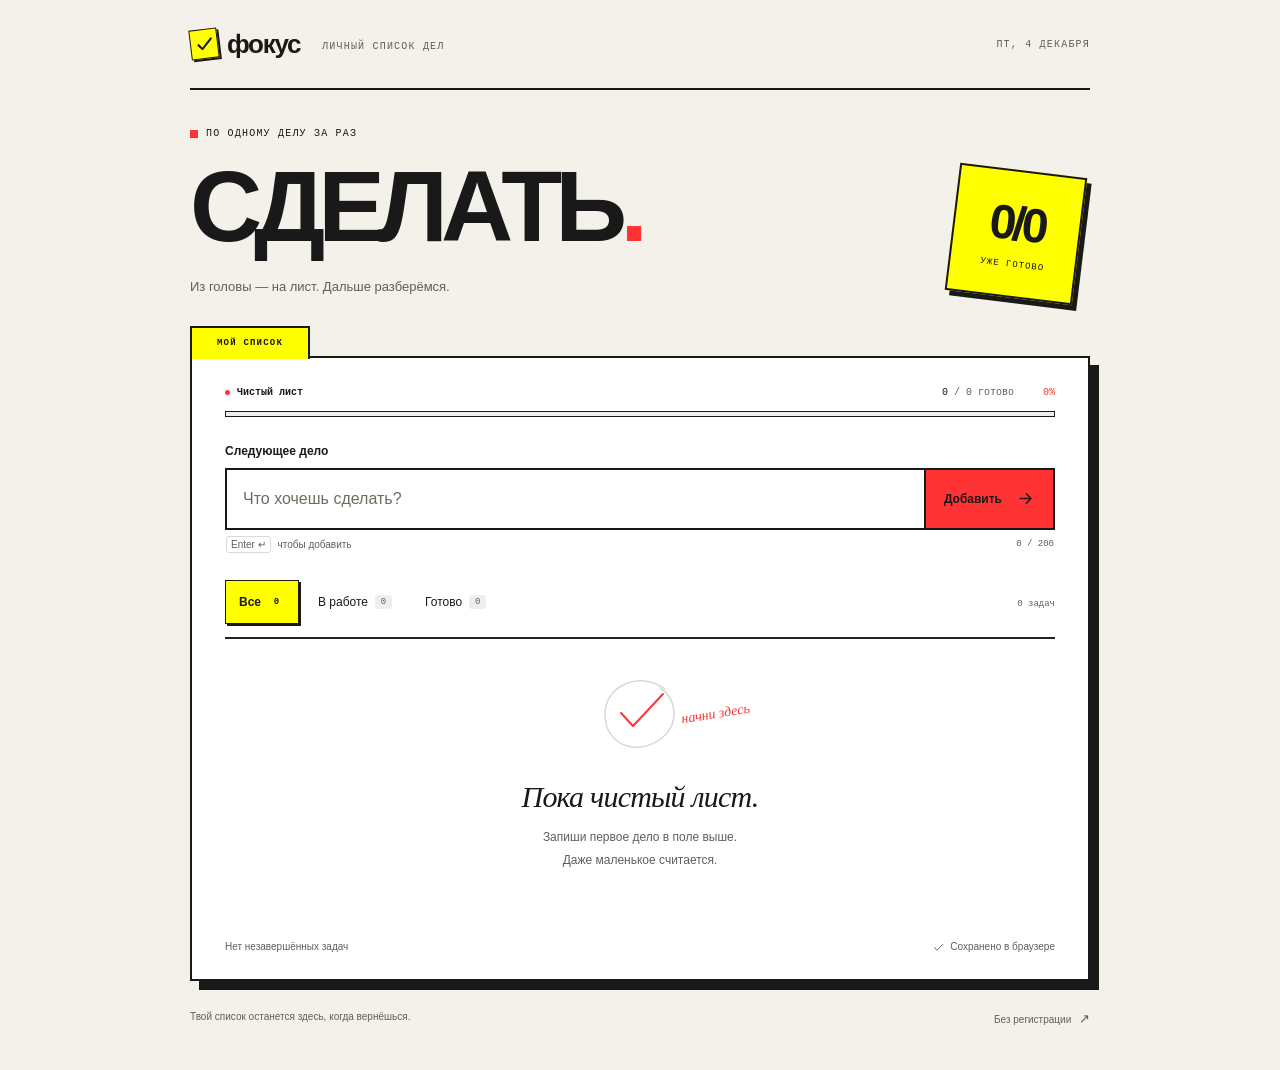
<file: index.html>
<!doctype html>
<html lang="ru">
<head>
  <meta charset="UTF-8">
  <meta name="viewport" content="width=device-width, initial-scale=1">
  <meta name="theme-color" content="#f3f1e9">
  <meta name="description" content="Фокус. Личный список дел: добавляй задачи, отмечай выполненное и двигайся в своём темпе.">
  <title>Фокус — сделать</title>
  <link rel="icon" href="favicon.svg" type="image/svg+xml">
  <link rel="stylesheet" href="styles.css">
  <link rel="stylesheet" href="bold.css">
  <script src="app.js" defer></script>
</head>
<body class="bold">
  <svg class="icon-defs" xmlns="http://www.w3.org/2000/svg" aria-hidden="true">
    <symbol id="i-check" viewBox="0 0 24 24"><path d="m5 12 4 5L20 6"/></symbol>
    <symbol id="i-trash" viewBox="0 0 24 24"><path d="M4 7h16M9 7V4h6v3M6 7l1 13h10l1-13M10 11v5M14 11v5"/></symbol>
    <symbol id="i-plus" viewBox="0 0 24 24"><path d="M12 5v14M5 12h14"/></symbol>
    <symbol id="i-arrow" viewBox="0 0 24 24"><path d="M5 12h14m-6-6 6 6-6 6"/></symbol>
  </svg>
  <a href="#task-input" class="skip-link">Перейти к добавлению задачи</a>

  <div class="workspace">
    <header class="topbar">
      <a class="brand" href="./" aria-label="Фокус — главная">
        <span class="brand-mark" aria-hidden="true"><svg class="icon"><use href="#i-check"/></svg></span>
        фокус
      </a>
      <span class="edition">ЛИЧНЫЙ СПИСОК ДЕЛ</span>
      <time id="today" class="date"></time>
    </header>

    <main>
      <header class="intro">
        <div class="intro-copy">
          <p class="eyebrow"><span aria-hidden="true"></span> ПО ОДНОМУ ДЕЛУ ЗА РАЗ</p>
          <h1>Сделать<span class="title-dot">.</span></h1>
          <p class="subtitle">Из головы — на лист. Дальше разберёмся.</p>
        </div>
        <div class="bold-sticker" aria-label="Счётчик выполненных задач"><strong><span id="sticker-done">0</span>/<span id="sticker-total">0</span></strong><span>УЖЕ ГОТОВО</span></div>
      </header>

      <section class="sheet" aria-label="Список задач">
        <div class="sheet-tab">МОЙ СПИСОК</div>
        <div class="binding" aria-hidden="true"><span></span><span></span><span></span><span></span><span></span><span></span><span></span></div>

        <div class="sheet-content">
          <section class="progress-summary" aria-label="Прогресс выполнения">
            <div class="progress-label"><span class="status-dot" aria-hidden="true"></span><h2 id="progress-title">Чистый лист</h2></div>
            <div class="progress-meta"><span class="progress-ratio"><strong id="done-number">0</strong><span id="total-number"> / 0</span><span class="ratio-caption"> готово</span></span><span id="progress-percent">0%</span></div>
            <div class="progress-track" role="progressbar" aria-label="Выполненные задачи" aria-valuemin="0" aria-valuemax="100" aria-valuenow="0"><div id="progress-fill"></div></div>
            <p id="progress-description" class="sr-only">Добавь первое дело в список.</p>
          </section>

          <form id="task-form" class="task-form" aria-busy="true" novalidate>
            <label for="task-input">Следующее дело</label>
            <div class="input-row">
              <input id="task-input" name="task" type="text" maxlength="200" placeholder="Что хочешь сделать?" autocomplete="off" aria-describedby="input-hint input-error" required disabled>
              <button type="submit" class="add-button" disabled><span>Добавить</span><svg class="icon" aria-hidden="true"><use href="#i-arrow"/></svg></button>
            </div>
            <div class="input-meta"><span id="input-hint"><kbd>Enter ↵</kbd> чтобы добавить</span><span id="character-count">0 / 200</span></div>
            <p id="input-error" class="input-error" role="alert" hidden></p>
          </form>

          <div class="list-toolbar">
            <nav class="filters" aria-label="Фильтр задач">
              <button type="button" class="filter selected" data-filter="all" aria-pressed="true">Все<span class="badge" id="count-all">0</span></button>
              <button type="button" class="filter" data-filter="active" aria-pressed="false">В работе<span class="badge" id="count-active">0</span></button>
              <button type="button" class="filter" data-filter="completed" aria-pressed="false">Готово<span class="badge" id="count-completed">0</span></button>
            </nav>
            <span id="list-count" class="list-count">0 задач</span>
          </div>
          <h2 id="list-heading" class="sr-only">Все задачи</h2>
          <ul id="task-list" class="task-list" aria-labelledby="list-heading"></ul>

          <div id="empty-state" class="empty-state">
            <div class="empty-mark" aria-hidden="true">
              <svg viewBox="0 0 90 80"><path class="empty-outline" d="M70 14C44-5 8 11 10 42c2 31 36 39 58 20 17-15 13-39-3-49"/><path class="empty-tick" d="m26 38 12 13 30-32"/></svg>
              <span>начни здесь</span>
            </div>
            <h3 id="empty-title">Пока чистый лист.</h3>
            <p id="empty-description">Запиши первое дело в поле выше.<br>Даже маленькое считается.</p>
          </div>

          <footer class="list-footer">
            <span id="remaining">Ни одного незавершённого дела</span>
            <span class="save-state" id="save-state"><svg class="icon" aria-hidden="true"><use href="#i-check"/></svg><span id="save-text">Сохранено в браузере</span></span>
          </footer>
        </div>
        <div class="sheet-edge" aria-hidden="true"></div>
      </section>

      <p class="storage-warning" id="storage-warning" role="alert" hidden></p>
      <footer class="page-footer"><span>Твой список останется здесь, когда вернёшься.</span><span>Без регистрации <span aria-hidden="true">↗</span></span></footer>
      <noscript><p class="storage-warning">Для работы списка задач включи JavaScript в настройках браузера.</p></noscript>
    </main>
  </div>

  <div class="toast" id="toast" hidden><span id="toast-message" role="status"></span><button id="undo-button" type="button" hidden>Вернуть</button><button id="close-toast" class="toast-close" type="button" aria-label="Закрыть уведомление">×</button></div>
  <div class="sr-only" id="announcer" role="status" aria-live="polite" aria-atomic="true"></div>
</body>
</html>
</file>
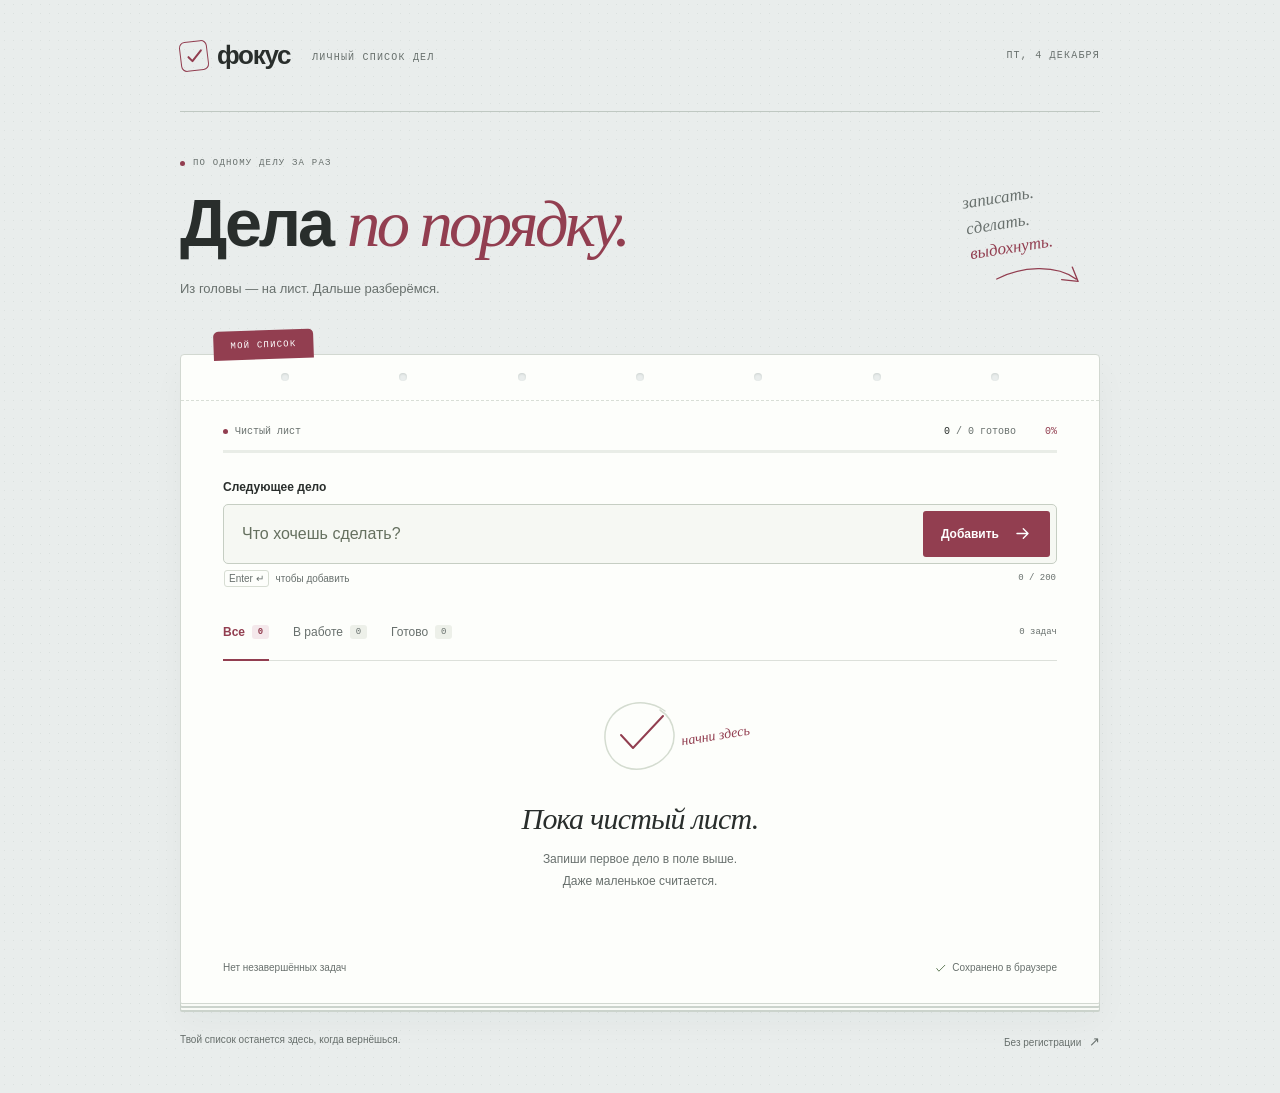
<file: paper.html>
<!doctype html>
<html lang="ru">
<head>
  <meta charset="UTF-8">
  <meta name="viewport" content="width=device-width, initial-scale=1">
  <meta name="theme-color" content="#e9edec">
  <meta name="description" content="Фокус. Личный список дел: добавляй задачи, отмечай выполненное и двигайся в своём темпе.">
  <title>Фокус — дела по порядку</title>
  <link rel="icon" href="favicon.svg" type="image/svg+xml">
  <link rel="stylesheet" href="styles.css">
  <script src="app.js" defer></script>
</head>
<body>
  <svg class="icon-defs" xmlns="http://www.w3.org/2000/svg" aria-hidden="true">
    <symbol id="i-check" viewBox="0 0 24 24"><path d="m5 12 4 5L20 6"/></symbol>
    <symbol id="i-trash" viewBox="0 0 24 24"><path d="M4 7h16M9 7V4h6v3M6 7l1 13h10l1-13M10 11v5M14 11v5"/></symbol>
    <symbol id="i-plus" viewBox="0 0 24 24"><path d="M12 5v14M5 12h14"/></symbol>
    <symbol id="i-arrow" viewBox="0 0 24 24"><path d="M5 12h14m-6-6 6 6-6 6"/></symbol>
  </svg>
  <a href="#task-input" class="skip-link">Перейти к добавлению задачи</a>

  <div class="workspace">
    <header class="topbar">
      <a class="brand" href="./" aria-label="Фокус — главная">
        <span class="brand-mark" aria-hidden="true"><svg class="icon"><use href="#i-check"/></svg></span>
        фокус
      </a>
      <span class="edition">ЛИЧНЫЙ СПИСОК ДЕЛ</span>
      <time id="today" class="date"></time>
    </header>

    <main>
      <header class="intro">
        <div class="intro-copy">
          <p class="eyebrow"><span aria-hidden="true"></span> ПО ОДНОМУ ДЕЛУ ЗА РАЗ</p>
          <h1>Дела <em>по порядку.</em></h1>
          <p class="subtitle">Из головы — на лист. Дальше разберёмся.</p>
        </div>
        <div class="hand-note" aria-hidden="true">
          <span>записать.<br>сделать.<br><i>выдохнуть.</i></span>
          <svg viewBox="0 0 110 45"><path d="M7 12C36 2 76 6 95 26m-16-2 18 5-4-17"/></svg>
        </div>
      </header>

      <section class="sheet" aria-label="Список задач">
        <div class="sheet-tab">МОЙ СПИСОК</div>
        <div class="binding" aria-hidden="true"><span></span><span></span><span></span><span></span><span></span><span></span><span></span></div>

        <div class="sheet-content">
          <section class="progress-summary" aria-label="Прогресс выполнения">
            <div class="progress-label"><span class="status-dot" aria-hidden="true"></span><h2 id="progress-title">Чистый лист</h2></div>
            <div class="progress-meta"><span class="progress-ratio"><strong id="done-number">0</strong><span id="total-number"> / 0</span><span class="ratio-caption"> готово</span></span><span id="progress-percent">0%</span></div>
            <div class="progress-track" role="progressbar" aria-label="Выполненные задачи" aria-valuemin="0" aria-valuemax="100" aria-valuenow="0"><div id="progress-fill"></div></div>
            <p id="progress-description" class="sr-only">Добавь первое дело в список.</p>
          </section>

          <form id="task-form" class="task-form" aria-busy="true" novalidate>
            <label for="task-input">Следующее дело</label>
            <div class="input-row">
              <input id="task-input" name="task" type="text" maxlength="200" placeholder="Что хочешь сделать?" autocomplete="off" aria-describedby="input-hint input-error" required disabled>
              <button type="submit" class="add-button" disabled><span>Добавить</span><svg class="icon" aria-hidden="true"><use href="#i-arrow"/></svg></button>
            </div>
            <div class="input-meta"><span id="input-hint"><kbd>Enter ↵</kbd> чтобы добавить</span><span id="character-count">0 / 200</span></div>
            <p id="input-error" class="input-error" role="alert" hidden></p>
          </form>

          <div class="list-toolbar">
            <nav class="filters" aria-label="Фильтр задач">
              <button type="button" class="filter selected" data-filter="all" aria-pressed="true">Все<span class="badge" id="count-all">0</span></button>
              <button type="button" class="filter" data-filter="active" aria-pressed="false">В работе<span class="badge" id="count-active">0</span></button>
              <button type="button" class="filter" data-filter="completed" aria-pressed="false">Готово<span class="badge" id="count-completed">0</span></button>
            </nav>
            <span id="list-count" class="list-count">0 задач</span>
          </div>
          <h2 id="list-heading" class="sr-only">Все задачи</h2>
          <ul id="task-list" class="task-list" aria-labelledby="list-heading"></ul>

          <div id="empty-state" class="empty-state">
            <div class="empty-mark" aria-hidden="true">
              <svg viewBox="0 0 90 80"><path class="empty-outline" d="M70 14C44-5 8 11 10 42c2 31 36 39 58 20 17-15 13-39-3-49"/><path class="empty-tick" d="m26 38 12 13 30-32"/></svg>
              <span>начни здесь</span>
            </div>
            <h3 id="empty-title">Пока чистый лист.</h3>
            <p id="empty-description">Запиши первое дело в поле выше.<br>Даже маленькое считается.</p>
          </div>

          <footer class="list-footer">
            <span id="remaining">Ни одного незавершённого дела</span>
            <span class="save-state" id="save-state"><svg class="icon" aria-hidden="true"><use href="#i-check"/></svg><span id="save-text">Сохранено в браузере</span></span>
          </footer>
        </div>
        <div class="sheet-edge" aria-hidden="true"></div>
      </section>

      <p class="storage-warning" id="storage-warning" role="alert" hidden></p>
      <footer class="page-footer"><span>Твой список останется здесь, когда вернёшься.</span><span>Без регистрации <span aria-hidden="true">↗</span></span></footer>
      <noscript><p class="storage-warning">Для работы списка задач включи JavaScript в настройках браузера.</p></noscript>
    </main>
  </div>

  <div class="toast" id="toast" hidden><span id="toast-message" role="status"></span><button id="undo-button" type="button" hidden>Вернуть</button><button id="close-toast" class="toast-close" type="button" aria-label="Закрыть уведомление">×</button></div>
  <div class="sr-only" id="announcer" role="status" aria-live="polite" aria-atomic="true"></div>
</body>
</html>
</file>
<file: styles.css>
:root {
  --desk: #e9edec;
  --paper: #fdfefb;
  --ink: #292e2c;
  --muted: #68706d;
  --line: #dce0da;
  --accent: #923e50;
  --accent-dark: #742f3f;
  --accent-pale: #f4e8eb;
  --sage: #e8eee5;
  --danger: #aa293a;
  --body: -apple-system, BlinkMacSystemFont, "Segoe UI", Arial, sans-serif;
  --display: "Iowan Old Style", "Palatino Linotype", "Book Antiqua", Georgia, serif;
  --mono: "SFMono-Regular", Consolas, "Liberation Mono", monospace;
  color: var(--ink);
  background: var(--desk);
  font-family: var(--body);
  font-synthesis: none;
}
* { box-sizing: border-box; }
body {
  margin: 0;
  min-width: 300px;
  background-image: radial-gradient(#71817a1c .7px, transparent .7px);
  background-size: 9px 9px;
}
button, input { font: inherit; }
button, a, input { -webkit-tap-highlight-color: transparent; }
button { cursor: pointer; }
button, a { transition: color .16s, background .16s, box-shadow .16s; }
button:focus-visible, a:focus-visible, input:focus-visible {
  outline: 2px solid var(--accent);
  outline-offset: 5px;
}
[hidden] { display: none !important; }
.icon-defs { position: absolute; width: 0; height: 0; overflow: hidden; }
.icon {
  width: 22px;
  height: 22px;
  fill: none;
  stroke: currentColor;
  stroke-width: 1.7;
  stroke-linecap: round;
  stroke-linejoin: round;
  flex-shrink: 0;
}
.sr-only {
  position: absolute;
  width: 1px;
  height: 1px;
  padding: 0;
  margin: -1px;
  overflow: hidden;
  clip: rect(0, 0, 0, 0);
  white-space: nowrap;
  border: 0;
}
.skip-link {
  position: fixed;
  top: 12px;
  left: 12px;
  padding: 12px 18px;
  z-index: 20;
  color: white;
  background: var(--accent);
  opacity: 0;
  pointer-events: none;
}
.skip-link:focus { opacity: 1; pointer-events: auto; }
.workspace { width: min(920px, calc(100% - 64px)); margin: 0 auto; }
.topbar {
  display: flex;
  align-items: center;
  gap: 22px;
  min-height: 112px;
  border-bottom: 1px solid #bfc8c2;
}
.brand {
  display: inline-flex;
  gap: 9px;
  align-items: center;
  color: var(--ink);
  font-size: 26px;
  font-weight: 760;
  letter-spacing: -1.3px;
  text-decoration: none;
}
.brand-mark {
  display: grid;
  place-items: center;
  width: 28px;
  height: 30px;
  color: var(--accent);
  border: 1.8px solid var(--accent);
  border-radius: 6px;
  transform: rotate(-7deg);
}
.brand-mark .icon { width: 21px; height: 21px; stroke-width: 2.3; }
.edition, .date, .eyebrow, .sheet-tab, .list-count {
  font-family: var(--mono);
  font-size: 10px;
  letter-spacing: 1.2px;
}
.edition { color: var(--muted); padding-top: 4px; }
.date { margin-left: auto; color: var(--muted); text-transform: uppercase; }
.intro { display: flex; align-items: center; justify-content: space-between; padding: 46px 0 54px; gap: 24px; }
.eyebrow { display: flex; align-items: center; gap: 8px; margin: 0 0 18px; color: var(--muted); font-size: 9px; }
.eyebrow > span { width: 5px; height: 5px; border-radius: 50%; background: var(--accent); }
h1 { margin: 0; font-size: clamp(44px, 5.2vw, 72px); font-weight: 580; line-height: 1.14; letter-spacing: -3.2px; }
h1 em { color: var(--accent); font-family: var(--display); font-weight: 400; letter-spacing: -3.6px; }
.subtitle { margin: 17px 0 0; color: var(--muted); font-size: 13px; line-height: 1.6; }
.hand-note { padding: 16px 7px 0 0; width: 133px; transform: rotate(-9deg); flex-shrink: 0; }
.hand-note span { display: block; font-family: var(--display); color: var(--muted); font-size: 17px; font-style: italic; line-height: 1.5; }
.hand-note i { color: var(--accent); }
.hand-note svg { width: 100px; height: 40px; margin: 5px 0 -12px 15px; fill: none; stroke: var(--accent); stroke-linecap: round; stroke-linejoin: round; stroke-width: 1.5; }
.sheet {
  position: relative;
  background: var(--paper);
  border: 1px solid #d2d8d1;
  border-radius: 4px 4px 2px 2px;
  box-shadow: 0 3px 0 -1px #f9fbf7, 0 4px 0 #cbd3cc, 0 7px 0 -1px #f9fbf7, 0 8px 0 #cbd3cc, 0 18px 34px #25342d09;
}
.sheet-tab {
  position: absolute;
  top: -23px;
  left: 33px;
  height: 29px;
  display: flex;
  align-items: center;
  padding: 0 17px;
  background: var(--accent);
  color: white;
  font-size: 9px;
  border-radius: 5px 5px 0 0;
  transform: rotate(-2deg);
  transform-origin: bottom left;
}
.binding { display: flex; justify-content: space-around; padding: 18px 45px 19px; border-bottom: 1px dashed #d8ded6; }
.binding span { width: 8px; height: 8px; background: var(--desk); border-radius: 50%; box-shadow: inset 0 1px 2px #223d3226; }
.sheet-content { padding: 0 42px; position: relative; }
.progress-summary { display: grid; grid-template-columns: 1fr auto; gap: 13px 20px; padding: 25px 0 27px; }
.progress-label { display: flex; align-items: center; gap: 7px; }
.status-dot { width: 5px; height: 5px; border-radius: 50%; background: var(--accent); }
.progress-label h2 { margin: 0; font-family: var(--mono); font-size: 10px; font-weight: 400; color: var(--muted); }
.progress-meta { display: flex; gap: 14px; align-items: baseline; font-family: var(--mono); font-size: 10px; }
.progress-ratio { color: var(--muted); }
.progress-ratio strong { font-weight: 500; color: var(--ink); }
#progress-percent { color: var(--accent); min-width: 27px; text-align: right; }
.progress-track { height: 3px; grid-column: 1 / -1; background: #e9ede7; overflow: hidden; }
#progress-fill { width: 0; height: 100%; background: var(--accent); transition: width .3s ease; }
.task-form { margin-bottom: 30px; }
.task-form label { font-size: 12px; font-weight: 620; display: block; margin-bottom: 10px; }
.input-row { display: flex; align-items: stretch; background: #f6f8f3; border: 1px solid #c6cec3; border-radius: 5px; padding: 6px; gap: 10px; }
.input-row:focus-within { border-color: var(--accent); box-shadow: 0 0 0 3px #923e500a; }
.input-row input { flex: 1; width: 100%; min-width: 0; background: transparent; border: 0; padding: 9px 12px; color: var(--ink); font-size: 16px; line-height: 1.5; }
.input-row input::placeholder { color: #65705f; }
.input-row input:focus-visible { outline-offset: 0; border-radius: 2px; }
.input-row:has(input[aria-invalid=true]) { border-color: var(--danger); }
.add-button { border: 0; background: var(--accent); color: #fff; border-radius: 3px; display: flex; align-items: center; justify-content: center; gap: 14px; padding: 0 18px; min-height: 46px; font-size: 12px; font-weight: 550; }
.add-button:hover { background: var(--accent-dark); }
.add-button:active { box-shadow: inset 0 2px 5px #0003; }
.add-button .icon { width: 19px; height: 19px; transition: transform .16s; }
.add-button:hover .icon { transform: translateX(3px); }
.input-meta { display: flex; justify-content: space-between; gap: 10px; padding: 9px 1px 0; color: var(--muted); font-size: 10px; }
.input-meta kbd { font: inherit; padding: 2px 4px; margin-right: 4px; border: 1px solid #d7ddd3; border-radius: 3px; }
#character-count { font-family: var(--mono); font-size: 9px; }
.input-error { margin: 12px 0 0; font-size: 12px; line-height: 1.5; color: var(--danger); }
.list-toolbar { display: flex; align-items: center; justify-content: space-between; gap: 12px; border-bottom: 1px solid var(--line); }
.filters { display: flex; gap: 24px; }
.filter { min-height: 47px; display: inline-flex; align-items: center; gap: 7px; background: none; border: 0; border-bottom: 2px solid transparent; margin-bottom: -1px; color: var(--muted); font-size: 12px; padding: 0 0 9px; }
.filter.selected { color: var(--accent); border-bottom-color: var(--accent); font-weight: 650; }
.filter:hover { color: var(--accent); }
.badge { font-family: var(--mono); font-size: 9px; min-width: 17px; text-align: center; padding: 2px 4px; background: #edf0e9; color: var(--muted); border-radius: 3px; }
.filter.selected .badge { background: var(--accent-pale); color: var(--accent); }
.list-count { color: var(--muted); font-size: 9px; letter-spacing: 0; padding-bottom: 9px; white-space: nowrap; }
.task-list { list-style: none; padding: 0; margin: 0; }
.task-row { display: flex; align-items: center; min-height: 75px; gap: 9px; border-bottom: 1px solid var(--line); animation: task-in .22s ease; }
.task-label { display: flex; flex: 1; align-items: center; gap: 15px; min-width: 0; min-height: 74px; padding: 14px 0; cursor: pointer; font-size: 15px; line-height: 1.65; }
.task-checkbox { appearance: none; -webkit-appearance: none; flex-shrink: 0; width: 23px; height: 23px; margin: 0; border: 1.5px solid #82917e; border-radius: 6px; background: var(--paper); display: grid; place-items: center; cursor: pointer; transition: background .16s, border-color .16s; }
.task-checkbox:hover { border-color: var(--accent); }
.task-checkbox:checked { border-color: var(--accent); background: var(--accent); }
.task-checkbox:checked::after { content: ""; width: 10px; height: 5px; border-bottom: 2px solid #fff; border-left: 2px solid #fff; transform: translateY(-1px) rotate(-45deg); }
.task-text { overflow-wrap: anywhere; white-space: pre-wrap; }
.task-row.completed .task-text { text-decoration: line-through; text-decoration-color: #8a9486; color: #667260; }
.task-row.completed .task-checkbox { background: #e6ece2; border-color: #a6b69f; }
.task-row.completed .task-checkbox::after { border-color: #58744e; }
.delete-button { display: grid; place-items: center; flex-shrink: 0; width: 44px; height: 44px; background: transparent; border: 0; border-radius: 4px; color: #74816e; }
.delete-button .icon { width: 18px; height: 18px; }
.delete-button:hover { color: var(--danger); background: #f8e9eb; }
.empty-state { text-align: center; padding: 36px 16px 45px; }
.empty-mark { position: relative; width: 90px; height: 84px; margin: 0 auto 21px; }
.empty-mark svg { width: 90px; height: 80px; fill: none; stroke-linecap: round; stroke-linejoin: round; }
.empty-outline { stroke: #d4dcd0; stroke-width: 1.5; }
.empty-tick { stroke: var(--accent); stroke-width: 2; stroke-dasharray: 70; stroke-dashoffset: 0; }
.empty-mark > span { position: absolute; right: -65px; top: 31px; white-space: nowrap; transform: rotate(-9deg); font-family: var(--display); font-style: italic; font-size: 14px; color: var(--accent); }
.empty-state h3 { font-family: var(--display); font-size: 30px; font-style: italic; font-weight: 400; letter-spacing: -.8px; margin: 0 0 12px; }
.empty-state p { color: var(--muted); font-size: 12px; line-height: 1.9; margin: 0; white-space: pre-line; }
.list-footer { display: flex; align-items: center; justify-content: space-between; gap: 16px; padding: 22px 0 27px; color: var(--muted); font-size: 10px; line-height: 1.6; }
.save-state { display: inline-flex; align-items: center; gap: 5px; text-align: right; }
.save-state .icon { width: 13px; height: 13px; color: #58744e; }
.page-footer { display: flex; justify-content: space-between; gap: 20px; font-size: 10px; line-height: 1.6; color: var(--muted); padding: 28px 0 40px; }
.page-footer > span:last-child { white-space: nowrap; }
.page-footer > span:last-child span { font-size: 13px; margin-left: 5px; }
.storage-warning { font-size: 13px; line-height: 1.6; background: #fff1e9; border: 1px solid #edc4aa; color: #833a18; border-radius: 5px; padding: 14px 18px; }
.toast { position: fixed; bottom: 24px; left: 50%; transform: translateX(-50%); z-index: 20; display: flex; align-items: center; gap: 18px; max-width: calc(100% - 24px); padding: 8px 8px 8px 20px; background: var(--ink); color: #fff; border-radius: 5px; box-shadow: 0 8px 30px #1b302826; font-size: 13px; }
.toast > span { white-space: nowrap; }
.toast button { background: transparent; border: 0; min-height: 44px; color: #e9bfc9; font-size: 13px; font-weight: 600; }
.toast .toast-close { width: 38px; font-size: 23px; color: white; }
@keyframes task-in { from { opacity: 0; transform: translateY(4px); } to { opacity: 1; transform: translateY(0); } }
@media (min-width: 1300px) { .workspace { width: 960px; } .intro { padding-top: 52px; padding-bottom: 59px; } }
@media (max-width: 760px) {
  .workspace { width: calc(100% - 40px); max-width: 620px; }
  .topbar { min-height: 88px; gap: 12px; }
  .edition { display: none; }
  .brand { font-size: 24px; }
  .date { font-size: 9px; letter-spacing: .5px; }
  .intro { padding: 32px 0 46px; }
  h1 { font-size: 48px; letter-spacing: -2.4px; }
  h1 em { letter-spacing: -2.5px; }
  .eyebrow { font-size: 8px; letter-spacing: .9px; margin-bottom: 14px; }
  .subtitle { font-size: 12px; margin-top: 13px; }
  .hand-note { display: none; }
  .sheet-content { padding: 0 24px; }
  .binding { padding: 16px 24px; }
  .sheet-tab { left: 24px; }
  .progress-summary { padding: 23px 0 25px; }
  .filters { gap: 18px; }
  .task-form { margin-bottom: 24px; }
}
@media (max-width: 430px) {
  .workspace { width: calc(100% - 28px); }
  .topbar { min-height: 78px; }
  .date { max-width: 155px; text-align: right; font-size: 8px; line-height: 1.7; }
  .intro { padding: 29px 0 43px; }
  h1 { font-size: 43px; line-height: 1.2; }
  h1 em { display: block; }
  .subtitle { max-width: 280px; font-size: 11px; }
  .sheet-content { padding: 0 18px; }
  .sheet-tab { left: 18px; }
  .binding { padding: 15px 15px; }
  .binding span { width: 6px; height: 6px; }
  .progress-label h2, .progress-meta { font-size: 9px; }
  .progress-meta { gap: 8px; }
  .ratio-caption { display: none; }
  .task-form label { font-size: 11px; }
  .input-row { gap: 4px; padding: 5px; }
  .input-row input { padding: 8px 7px; }
  .add-button { width: 45px; min-height: 45px; padding: 0; flex-shrink: 0; }
  .add-button > span { position: absolute; width: 1px; height: 1px; overflow: hidden; clip: rect(0, 0, 0, 0); }
  .filters { gap: 15px; }
  .filter { font-size: 11px; gap: 5px; }
  .badge { min-width: 14px; padding: 1px 3px; font-size: 8px; }
  .list-count { display: none; }
  .task-label { font-size: 14px; gap: 11px; }
  .task-row { gap: 0; }
  .task-checkbox { width: 22px; height: 22px; }
  .delete-button { width: 38px; min-width: 38px; height: 44px; }
  .empty-state { padding: 30px 0 34px; }
  .empty-state h3 { font-size: 27px; }
  .empty-state p { font-size: 11px; }
  .empty-mark > span { right: -54px; font-size: 12px; }
  .list-footer { align-items: flex-start; flex-direction: column; gap: 8px; padding: 18px 0 22px; }
  .save-state { text-align: left; }
  .page-footer { font-size: 9px; gap: 15px; padding-top: 25px; }
  .page-footer > span:first-child { max-width: 190px; }
}
@media (prefers-reduced-motion: reduce) {
  *, *::before, *::after { animation: none !important; transition: none !important; scroll-behavior: auto !important; }
}
</file>
<file: bold.css>
/* Theme source: MagicPath Brutalism, theme 7000. Native system fonts keep it offline. */
.bold {
  --desk: #f3f1e9;
  --paper: #fff;
  --ink: #181918;
  --muted: #5e6058;
  --line: #222;
  --accent: oklch(0.6489 0.2370 26.9728);
  --accent-dark: #c92f2f;
  --accent-pale: #ffe8dc;
  --yellow: oklch(0.9680 0.2110 109.7692);
  background-image: none;
}
.bold .workspace { max-width: 900px; }
.bold .topbar { border-bottom: 2px solid var(--ink); min-height: 90px; }
.bold .brand { font-weight: 900; }
.bold .brand-mark { background: var(--yellow); border-color: var(--ink); border-radius: 0; color: var(--ink); box-shadow: 2px 2px 0 var(--ink); }
.bold .intro { padding: 38px 0 58px; align-items: flex-end; }
.bold h1 { font-size: clamp(62px, 8vw, 100px); font-weight: 950; text-transform: uppercase; line-height: .98; letter-spacing: -7px; }
.bold .title-dot { color: var(--accent); }
.bold .eyebrow { color: var(--ink); font-size: 10px; }
.bold .eyebrow > span { width: 8px; height: 8px; border-radius: 0; }
.bold .subtitle { font-size: 13px; margin-top: 22px; }
.bold-sticker { display: flex; flex-direction: column; justify-content: center; align-items: center; width: 128px; height: 128px; background: var(--yellow); border: 2px solid var(--ink); box-shadow: 5px 5px 0 var(--ink); transform: rotate(7deg); margin-right: 10px; flex-shrink: 0; }
.bold-sticker strong { font-size: 48px; font-weight: 850; line-height: 1.1; letter-spacing: -4px; }
.bold-sticker > span { font: 9px var(--mono); letter-spacing: 1px; margin-top: 9px; }
.bold .sheet { border: 2px solid var(--ink); box-shadow: 9px 9px 0 var(--ink); border-radius: 0; }
.bold .sheet-tab { background: var(--yellow); color: var(--ink); font-weight: 700; border: 2px solid var(--ink); border-bottom: 0; height: 33px; top: -32px; left: -2px; transform: none; border-radius: 0; padding: 0 25px; }
.bold .binding { display: none; }
.bold .sheet-content { padding: 0 33px; }
.bold .progress-summary { padding-top: 29px; padding-bottom: 27px; }
.bold .progress-label h2 { color: var(--ink); font-weight: 600; }
.bold .progress-track { height: 6px; border: 1px solid var(--ink); background: #eee; }
.bold #progress-fill { background: var(--yellow); }
.bold .input-row { border: 2px solid var(--ink); border-radius: 0; padding: 0; gap: 0; background: #fff; }
.bold .input-row input { padding: 16px; }
.bold .add-button { background: var(--accent); color: var(--ink); border-left: 2px solid var(--ink); border-radius: 0; min-height: 58px; font-weight: 750; }
.bold .add-button:hover { background: var(--yellow); }
.bold .filters { gap: 5px; padding-bottom: 13px; }
.bold .filter { min-height: 44px; padding: 0 13px; margin: 0; border: 1px solid transparent; color: var(--ink); }
.bold .filter.selected { border-color: var(--ink); background: var(--yellow); font-weight: 700; box-shadow: 2px 2px 0 var(--ink); }
.bold .filter.selected .badge { background: transparent; color: var(--ink); }
.bold .badge { background: #eee; }
.bold .list-toolbar { border-bottom-width: 2px; }
.bold .task-row { min-height: 79px; border-bottom-color: #c9c9bf; }
.bold .task-checkbox { border: 1.5px solid var(--ink); border-radius: 0; background: #fff; }
.bold .task-row.completed .task-checkbox { background: var(--yellow); border-color: var(--ink); }
.bold .task-row.completed .task-checkbox::after { border-color: var(--ink); }
.bold .task-row.completed .task-text { color: #65675e; }
.bold .task-label { font-size: 16px; font-weight: 500; }
.bold .delete-button { border-radius: 0; color: var(--ink); }
.bold .list-footer { padding-top: 23px; padding-bottom: 24px; }
.bold .page-footer { padding-top: 28px; }
@media (max-width: 600px) {
  .bold .intro { position: relative; display: block; padding: 30px 0 54px; }
  .bold h1 { font-size: 53px; letter-spacing: -3px; }
  .bold-sticker { position: absolute; right: 10px; bottom: 14px; width: 78px; height: 78px; box-shadow: 3px 3px 0 var(--ink); margin: 0; }
  .bold-sticker strong { font-size: 29px; letter-spacing: -2px; }
  .bold-sticker > span { font-size: 6px; letter-spacing: .3px; margin-top: 4px; }
  .bold .eyebrow { font-size: 7px; letter-spacing: .4px; }
  .bold .subtitle { max-width: 190px; font-size: 10px; margin-top: 15px; }
  .bold .sheet-content { padding: 0 17px; }
  .bold .filters { gap: 5px; }
  .bold .filter { padding: 0 8px; font-size: 10px; }
  .bold .add-button { min-height: 54px; }
  .bold .input-row input { padding: 12px 10px; }
  .bold .task-label { font-size: 14px; }
  .bold .sheet { box-shadow: 5px 5px 0 var(--ink); }
}
@media (max-width: 360px) {
  .bold h1 { font-size: 48px; }
  .bold-sticker { width: 64px; height: 64px; }
  .bold-sticker strong { font-size: 25px; }
  .bold .subtitle { max-width: 180px; }
}

body.bold { min-height: 100dvh; color: var(--ink); background-color: var(--desk); }
</file>
